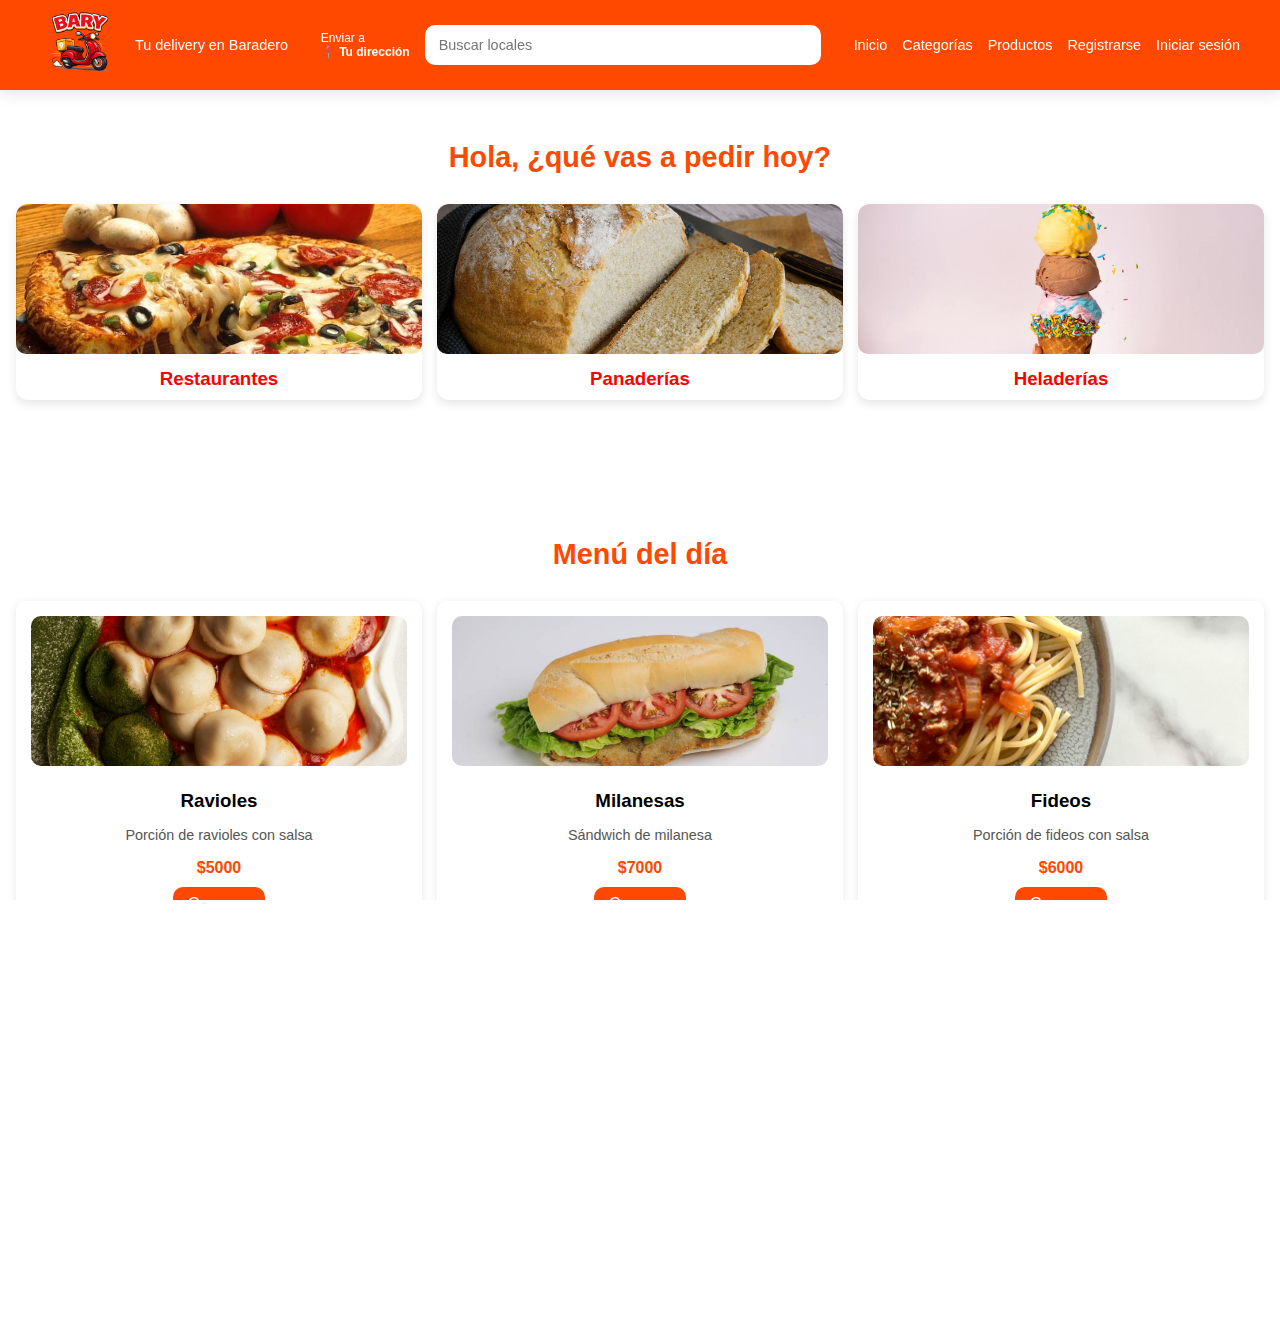
<file: index.html>
<!DOCTYPE html>
<html lang="es">

<head>
    <meta charset="UTF-8">
    <meta name="viewport" content="width=device-width, initial-scale=1.0">
    <title>Bary | Tu delivery - Lo que busques lo encontrás</title>

    <link rel="canonical" href="https://barycompleto.vercel.app/">

    <link href="https://cdn.jsdelivr.net/npm/bootstrap@5.3.8/dist/css/bootstrap.min.css" rel="stylesheet"
        integrity="sha384-sRIl4kxILFvY47J16cr9ZwB07vP4J8+LH7qKQnuqkuIAvNWLzeN8tE5YBujZqJLB" crossorigin="anonymous">

    <link rel="stylesheet" href="./css/style.css">

    <meta name="author" content="Elias Alen Obregon">

    <meta name="description"
        content="Descubrí los mejores productos en Bary. Ofertas, calidad y variedad en un solo lugar. Encontrá lo que necesitás de forma rápida y segura.">

    <meta name="keywords" content="productos, ofertas, tienda online, Bary, compras, descuentos">

    <meta name="robots" content="index, follow">

    <meta property="og:type" content="website">
    <meta property="og:site_name" content="Bary">
    <meta property="og:title" content="Productos | Bary - Lo que busques lo encontrás">
    <meta property="og:description"
        content="Descubrí los mejores productos en Bary. Ofertas, calidad y variedad en un solo lugar. Encontrá lo que necesitás de forma rápida y segura.">
    <meta property="og:url" content="https://barycompleto.vercel.app/">
    <meta property="og:image" content="https://barycompleto.vercel.app/img/opgraph.png">
    <meta property="og:locale" content="es_AR">

</head>

<body>

    <header class="encabezado">

        <div class="encabezado__contenedor">

            <input type="checkbox" class="encabezado__checkbox" id="menu-toggle">

            <div class="encabezado__izquierda">

                <label for="menu-toggle" class="encabezado__toggle">
                    <span></span>
                    <span></span>
                    <span></span>
                </label>

                <div class="encabezado__marca">
                    <a href="./index.html" class="encabezado__logo">
                        <img src="./img/moto-roja.png" alt="Logo Bary" title="Logo de Bary">
                    </a>
                    <p class="encabezado__eslogan">
                        Tu delivery en Baradero
                    </p>
                </div>

            </div>

            <div class="encabezado__busqueda">
                <div class="encabezado__ubicacion">
                    <span class="ubicacion__titulo">Enviar a</span>
                    <span class="ubicacion__direccion">
                        📍 Tu dirección
                    </span>
                </div>

                <input type="text" class="encabezado__input" placeholder="Buscar locales">
            </div>

            <nav class="encabezado__nav" aria-label="Navegación principal">
                <ul class="encabezado__lista">
                    <li class="encabezado__item"><a href="./index.html" title="Inicio Bary" class="encabezado__enlace">Inicio</a></li>
                    <li class="encabezado__item"><a href="./pages/categorias.html" title="Categorías de productos"
                            class="encabezado__enlace">Categorías</a></li>
                    <li class="encabezado__item"><a href="./pages/producto.html"  title="Productos"
                            class="encabezado__enlace">Productos</a></li>
                    <li class="encabezado__item"><a href="./pages/registrarse.html" title="Registrarse en Bary"
                            class="encabezado__enlace">Registrarse</a></li>
                    <li class="encabezado__item"><a href="./pages/iniciosesion.html" title="Iniciar sesión" class="encabezado__enlace">Iniciar
                            sesión</a></li>
                </ul>
            </nav>

        </div>

    </header>


    <main class="principal">


        <section class="articulos">
            <h1 class="titulo-seccion">Hola, ¿qué vas a pedir hoy?</h1>

            <div class="articulos-lista">
                <article class="articulo">
                    <img src="./img/pizza_casera.jpg" alt="Restaurantes" title="Restaurantes en Bary" class="articulo-imagen">
                    <h3 class="articulo-titulo">Restaurantes</h3>
                </article>

                <article class="articulo">
                    <img src="./img/pan-casero.jpg" alt="Panaderías" title="Panaderías en Bary" class="articulo-imagen">
                    <h3 class="articulo-titulo">Panaderías</h3>
                </article>

                <article class="articulo">
                    <img src="./img/helados.jpg" alt="Heladerías" title="Heladerías en Bary" class="articulo-imagen">
                    <h3 class="articulo-titulo">Heladerías</h3>
                </article>
            </div>
        </section>


        <section class="menu-dia">
            <h2 class="titulo-seccion">Menú del día</h2>

            <div class="menu-lista">
                <article class="producto">
                    <img src="./img/ravioles.jpg" alt="Ravioles con salsa" title="Ravioles con salsa" class="producto-imagen">
                    <h3 class="producto-nombre">Ravioles</h3>
                    <p class="producto-descripcion">Porción de ravioles con salsa</p>
                    <p class="producto-precio">$5000</p>
                    <a href="#" class="producto-boton">Comprar</a>
                </article>

                <article class="producto">
                    <img src="./img/milanesa.jpg" alt="Milanesa" title="Milanesa deliciosa" class="producto-imagen">
                    <h3 class="producto-nombre">Milanesas</h3>
                    <p class="producto-descripcion">Sándwich de milanesa</p>
                    <p class="producto-precio">$7000</p>
                    <a href="#" class="producto-boton">Comprar</a>
                </article>

                <article class="producto">
                    <img src="./img/fideos.jpg" alt="Fideos" title="Fideos caseros" class="producto-imagen">
                    <h3 class="producto-nombre">Fideos</h3>
                    <p class="producto-descripcion">Porción de fideos con salsa</p>
                    <p class="producto-precio">$6000</p>
                    <a href="#" class="producto-boton">Comprar</a>
                </article>
            </div>
        </section>

    </main>

    <footer class="footer">

        <div class="footer__container">

            <div class="footer__brand">
                <img src="./img/moto-roja.png" alt="Logo Bary" class="footer__logo">
                <p class="footer__description">
                    Bary - Tu delivery en Baradero.
                    Lo que busques, lo encontrás.
                </p>
            </div>

            <div class="footer__section">
                <h4 class="footer__title">Información</h4>
                <ul class="footer__list">
                    <li>📍 Baradero, Buenos Aires</li>
                    <li>🕒 Lun a Dom 9:00 - 23:00</li>
                    <li>🚚 Envíos rápidos en tu zona</li>
                    <li>💳 Aceptamos efectivo y transferencias</li>
                </ul>
            </div>

            <div class="footer__section">
                <h4 class="footer__title">Atención al cliente</h4>
                <ul class="footer__list">
                    <li>📞 +54 9 3329 000000</li>
                    <li>💬 WhatsApp</li>
                    <li>📧 contacto@bary.com</li>
                </ul>
            </div>

            <div class="footer__section">
                <h4 class="footer__title">Seguinos</h4>
                <ul class="footer__social">
                    <li><a href="#" class="footer__social-link">Instagram</a></li>
                    <li><a href="#" class="footer__social-link">Facebook</a></li>
                    <li><a href="#" class="footer__social-link">TikTok</a></li>
                </ul>
            </div>

        </div>

        <div class="footer__bottom">
            <p>© 2026 Bary. Todos los derechos reservados.</p>
            <div class="footer__legal">
                <a href="#" class="footer__legal-link">Términos y condiciones</a>
                <a href="#" class="footer__legal-link">Política de privacidad</a>
            </div>
        </div>

    </footer>
    <script src="https://cdn.jsdelivr.net/npm/bootstrap@5.3.8/dist/js/bootstrap.bundle.min.js"
        integrity="sha384-FKyoEForCGlyvwx9Hj09JcYn3nv7wiPVlz7YYwJrWVcXK/BmnVDxM+D2scQbITxI"
        crossorigin="anonymous"></script>
</body>

</html>
</file>
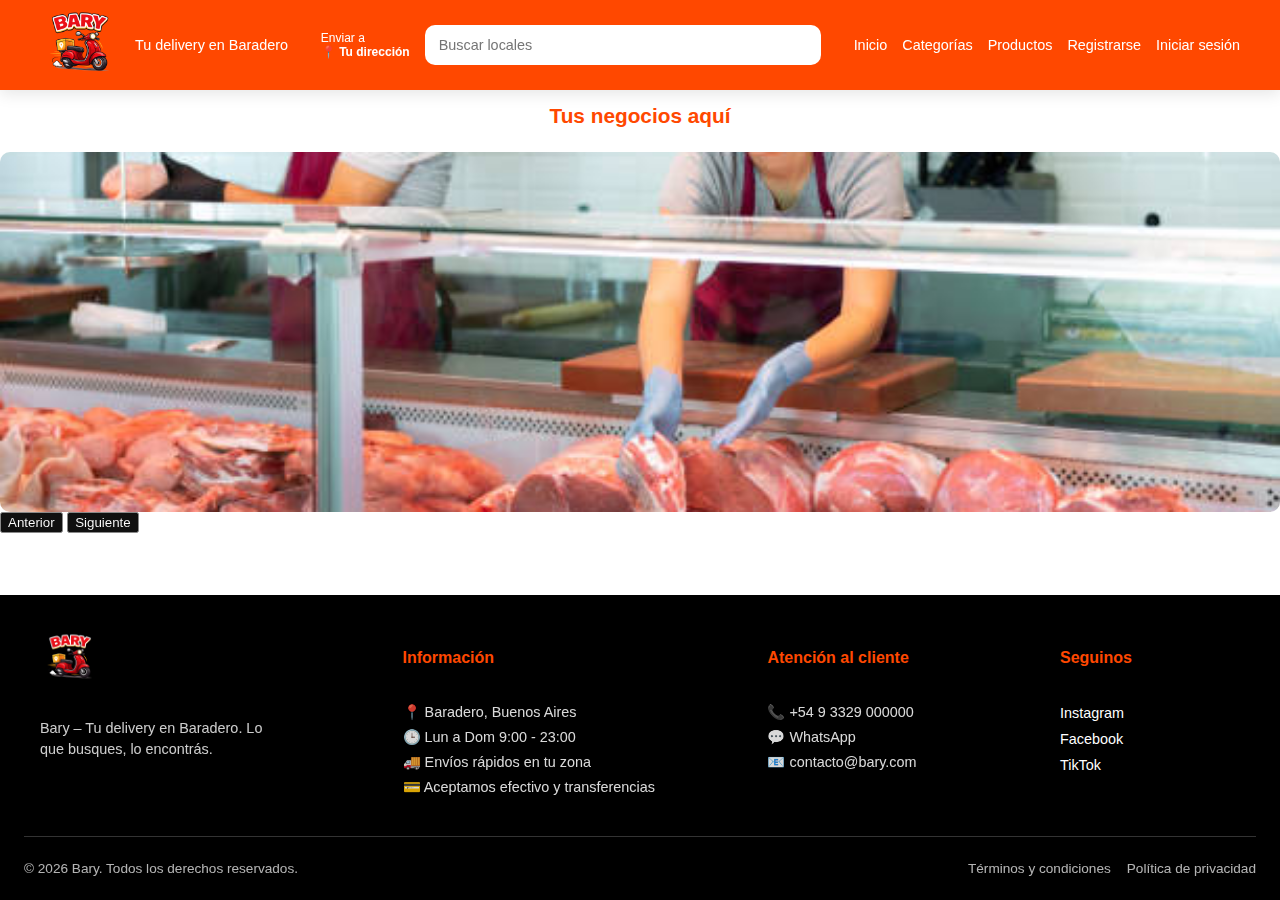
<file: pages/categorias.html>
<!DOCTYPE html>
<html lang="es">

<head>
    <meta charset="UTF-8">
    <meta name="viewport" content="width=device-width, initial-scale=1.0">
    <title>Categorias | Bary - Lo que busques lo encontrás</title>

    <link rel="canonical" href="https://barycompleto.vercel.app/">

    <link href="https://cdn.jsdelivr.net/npm/bootstrap@5.3.8/dist/css/bootstrap.min.css" rel="stylesheet"
        integrity="sha384-sRIl4kxILFvY47J16cr9ZwB07vP4J8+LH7qKQnuqkuIAvNWLzeN8tE5YBujZqJLB" crossorigin="anonymous">
    <link rel="stylesheet" href="../css/style.css">

    <meta name="author" content="Elias Alen Obregon">
    <meta name="keywords" content="productos, ofertas, tienda online, Bary, compras, descuentos">
    <meta name="robots" content="index, follow">

    <meta name="description" content="Explorá las categorías de productos en Bary. Ofertas, variedad y calidad en un solo lugar.">

    <meta property="og:type" content="website">
    <meta property="og:site_name" content="Bary">
    <meta property="og:title" content="Categorías | Bary">
    <meta property="og:description" content="Explorá las categorías de productos en Bary. Ofertas, variedad y calidad en un solo lugar.">
    <meta property="og:url" content="https://barycompleto.vercel.app/">
    <meta property="og:image" content="https://barycompleto.vercel.app/img/opgraph.png">
    <meta property="og:locale" content="es_AR">
</head>

<body>
    <header class="encabezado">

        <div class="encabezado__contenedor">

            <input type="checkbox" class="encabezado__checkbox" id="menu-toggle">

            <div class="encabezado__izquierda">

                <label for="menu-toggle" class="encabezado__toggle">
                    <span></span>
                    <span></span>
                    <span></span>
                </label>

                <div class="encabezado__marca">
                    <a href="../index.html" class="encabezado__logo">
                        <img src="../img/moto-roja.png" alt="Logo Bary">
                    </a>
                    <p class="encabezado__eslogan">
                        Tu delivery en Baradero
                    </p>
                </div>

            </div>

            <div class="encabezado__busqueda">
                <div class="encabezado__ubicacion">
                    <span class="ubicacion__titulo">Enviar a</span>
                    <span class="ubicacion__direccion">
                        📍 Tu dirección
                    </span>
                </div>

                <input type="text" class="encabezado__input" placeholder="Buscar locales">
            </div>

            <nav class="encabezado__nav" aria-label="Navegación principal">
                <ul class="encabezado__lista">
                    <li class="encabezado__item"><a href="../index.html" class="encabezado__enlace">Inicio</a></li>
                    <li class="encabezado__item"><a href="./categorias.html"
                            class="encabezado__enlace">Categorías</a></li>
                    <li class="encabezado__item"><a href="../pages/producto.html"
                            class="encabezado__enlace">Productos</a></li>
                    <li class="encabezado__item"><a href="../pages/registrarse.html"
                            class="encabezado__enlace">Registrarse</a></li>
                    <li class="encabezado__item"><a href="../pages/iniciosesion.html" class="encabezado__enlace">Iniciar
                            sesión</a></li>
                </ul>
            </nav>

        </div>

    </header>


    <main class="categorias-main">

        <section>
            <h1 class="text-center mb-4">Tus negocios aquí</h1>

            <div id="carouselCategorias" class="carousel slide" data-bs-ride="carousel">

                <div class="carousel-inner rounded">

                    <div class="carousel-item active">
                        <img src="../img/carnicerias.jpg" class="d-block w-100" alt="Carnicerías">
                        <div class="carousel-caption d-none d-md-block">
                            <h5>Carnicerías</h5>
                        </div>
                    </div>

                    <div class="carousel-item">
                        <img src="../img/helado.jpeg" class="d-block w-100" alt="Heladerías">
                        <div class="carousel-caption d-none d-md-block">
                            <h5>Heladerías</h5>
                        </div>
                    </div>

                    <div class="carousel-item">
                        <img src="../img/medialunas.jpg" class="d-block w-100" alt="Panaderías">
                        <div class="carousel-caption d-none d-md-block">
                            <h5>Panaderías</h5>
                        </div>
                    </div>

                    <div class="carousel-item">
                        <img src="../img/supermercado.jpg" class="d-block w-100" alt="Supermercados">
                        <div class="carousel-caption d-none d-md-block">
                            <h5>Supermercados</h5>
                        </div>
                    </div>

                    <div class="carousel-item">
                        <img src="../img/caramelos.jpeg" class="d-block w-100" alt="Kioscos">
                        <div class="carousel-caption d-none d-md-block">
                            <h5>Kioscos</h5>
                        </div>
                    </div>

                </div>

                <button class="carousel-control-prev" type="button" data-bs-target="#carouselCategorias"
                    data-bs-slide="prev">
                    <span class="carousel-control-prev-icon"></span>
                    <span class="visually-hidden">Anterior</span>
                </button>

                <button class="carousel-control-next" type="button" data-bs-target="#carouselCategorias"
                    data-bs-slide="next">
                    <span class="carousel-control-next-icon"></span>
                    <span class="visually-hidden">Siguiente</span>
                </button>

            </div>
        </section>

    </main>

    <footer class="footer">

        <div class="footer__container">

            <div class="footer__brand">
                <img src="../img/moto-roja.png" alt="Logo Bary" class="footer__logo">
                <p class="footer__description">
                    Bary – Tu delivery en Baradero.
                    Lo que busques, lo encontrás.
                </p>
            </div>

            <div class="footer__section">
                <h4 class="footer__title">Información</h4>
                <ul class="footer__list">
                    <li>📍 Baradero, Buenos Aires</li>
                    <li>🕒 Lun a Dom 9:00 - 23:00</li>
                    <li>🚚 Envíos rápidos en tu zona</li>
                    <li>💳 Aceptamos efectivo y transferencias</li>
                </ul>
            </div>

            <div class="footer__section">
                <h4 class="footer__title">Atención al cliente</h4>
                <ul class="footer__list">
                    <li>📞 +54 9 3329 000000</li>
                    <li>💬 WhatsApp</li>
                    <li>📧 contacto@bary.com</li>
                </ul>
            </div>

            <div class="footer__section">
                <h4 class="footer__title">Seguinos</h4>
                <ul class="footer__social">
                    <li><a href="#" class="footer__social-link">Instagram</a></li>
                    <li><a href="#" class="footer__social-link">Facebook</a></li>
                    <li><a href="#" class="footer__social-link">TikTok</a></li>
                </ul>
            </div>

        </div>

        <div class="footer__bottom">
            <p>© 2026 Bary. Todos los derechos reservados.</p>
            <div class="footer__legal">
                <a href="#" class="footer__legal-link">Términos y condiciones</a>
                <a href="#" class="footer__legal-link">Política de privacidad</a>
            </div>
        </div>

    </footer>
    <script src="https://cdn.jsdelivr.net/npm/bootstrap@5.3.8/dist/js/bootstrap.bundle.min.js"
        integrity="sha384-FKyoEForCGlyvwx9Hj09JcYn3nv7wiPVlz7YYwJrWVcXK/BmnVDxM+D2scQbITxI"
        crossorigin="anonymous"></script>
</body>

</html>
</file>
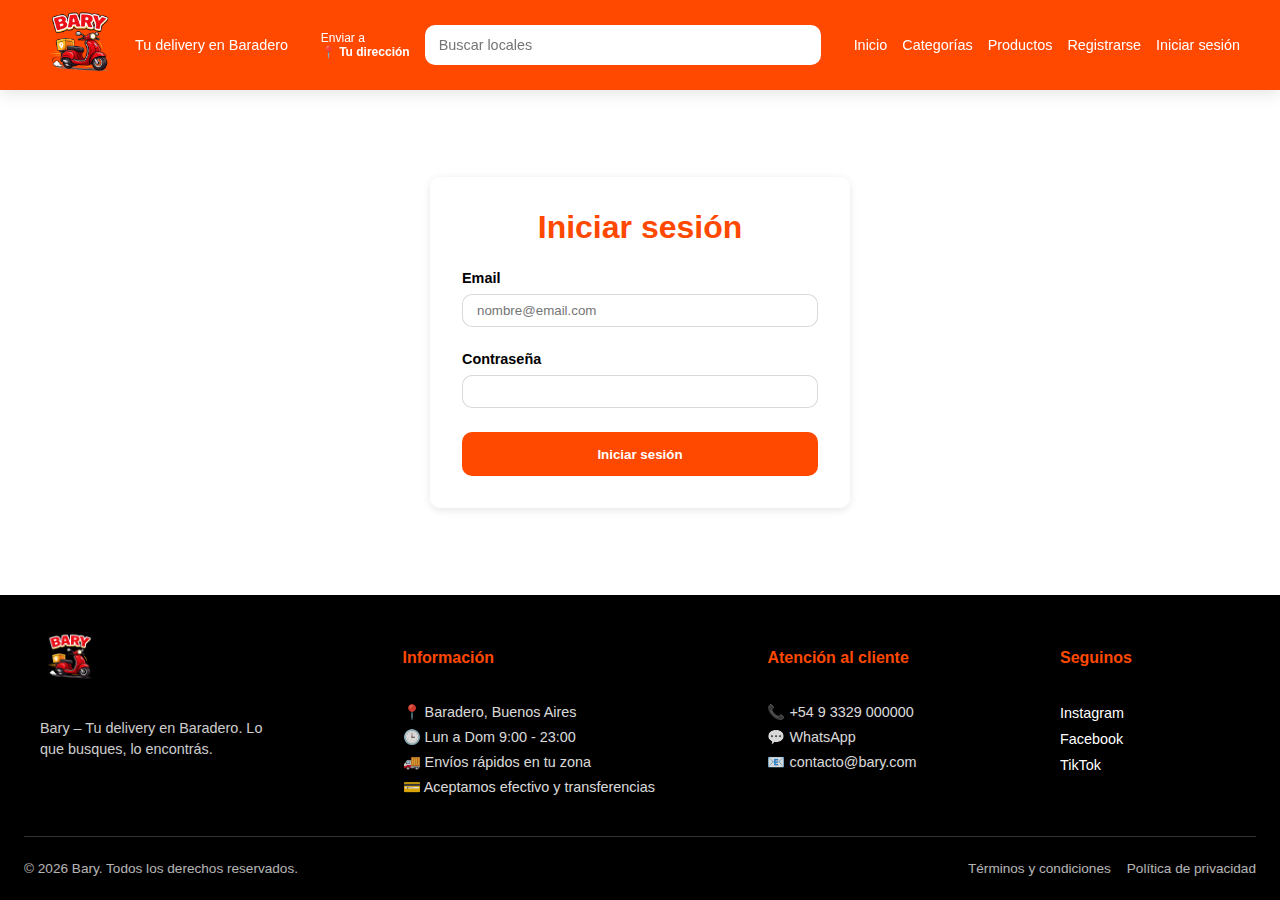
<file: pages/iniciosesion.html>
<!DOCTYPE html>
<html lang="es">

<head>
    <meta charset="UTF-8">
    <meta name="viewport" content="width=device-width, initial-scale=1.0">
    <title>Inicio | Bary - Lo que busques lo encontrás</title>

    <link rel="canonical" href="https://barycompleto.vercel.app/">


    <link href="https://cdn.jsdelivr.net/npm/bootstrap@5.3.8/dist/css/bootstrap.min.css" rel="stylesheet"
        integrity="sha384-sRIl4kxILFvY47J16cr9ZwB07vP4J8+LH7qKQnuqkuIAvNWLzeN8tE5YBujZqJLB" crossorigin="anonymous">
    <link rel="stylesheet" href="../css/style.css">

    <meta name="author" content="Elias Alen Obregon">
    <meta name="keywords" content="productos, ofertas, tienda online, Bary, compras, descuentos">
    <meta name="robots" content="index, follow">

    <meta name="description"
        content="Inicia sesión en Bary para acceder a tu cuenta, ver tus pedidos y disfrutar de todas nuestras ofertas y productos.">

    <meta property="og:type" content="website">
    <meta property="og:site_name" content="Bary">
    <meta property="og:title" content="Inicio de sesión | Bary">
    <meta property="og:description"
        content="Inicia sesión en Bary para acceder a tu cuenta, ver tus pedidos y disfrutar de todas nuestras ofertas y productos.">
    <meta property="og:url" content="https://barycompleto.vercel.app/">
    <meta property="og:image" content="https://barycompleto.vercel.app/img/opgraph.png">
    <meta property="og:locale" content="es_AR">
</head>

<body>
    <header class="encabezado">

        <div class="encabezado__contenedor">

            <input type="checkbox" class="encabezado__checkbox" id="menu-toggle">

            <div class="encabezado__izquierda">

                <label for="menu-toggle" class="encabezado__toggle">
                    <span></span>
                    <span></span>
                    <span></span>
                </label>

                <div class="encabezado__marca">
                    <a href="../index.html" class="encabezado__logo">
                        <img src="../img/moto-roja.png" alt="Logo Bary">
                    </a>
                    <p class="encabezado__eslogan">
                        Tu delivery en Baradero
                    </p>
                </div>

            </div>

            <div class="encabezado__busqueda">
                <div class="encabezado__ubicacion">
                    <span class="ubicacion__titulo">Enviar a</span>
                    <span class="ubicacion__direccion">
                        📍 Tu dirección
                    </span>
                </div>

                <input type="text" class="encabezado__input" placeholder="Buscar locales">
            </div>

            <nav class="encabezado__nav" aria-label="Navegación principal">
                <ul class="encabezado__lista">
                    <li class="encabezado__item"><a href="../index.html" class="encabezado__enlace">Inicio</a></li>
                    <li class="encabezado__item"><a href="../pages/categorias.html"
                            class="encabezado__enlace">Categorías</a></li>
                    <li class="encabezado__item"><a href="../pages/producto.html"
                            class="encabezado__enlace">Productos</a></li>
                    <li class="encabezado__item"><a href="../pages/registrarse.html"
                            class="encabezado__enlace">Registrarse</a></li>
                    <li class="encabezado__item"><a href="./iniciosesion.html" class="encabezado__enlace">Iniciar
                            sesión</a></li>
                </ul>
            </nav>

        </div>

    </header>


    <main class="login">
        <div class="login__container">
            <form class="login__form">

                <h1 class="login__title">Iniciar sesión</h1>

                <div class="login__field">
                    <label for="email_login" class="login__label">Email</label>
                    <input type="email" id="email_login" class="login__input" placeholder="nombre@email.com" required>
                </div>

                <div class="login__field">
                    <label for="pass_login" class="login__label">Contraseña</label>
                    <input type="password" id="pass_login" class="login__input" required>
                </div>

                <button type="submit" class="login__button">
                    Iniciar sesión
                </button>

            </form>
        </div>
    </main>


    <footer class="footer">

        <div class="footer__container">

            <div class="footer__brand">
                <img src="../img/moto-roja.png" alt="Logo Bary" class="footer__logo">
                <p class="footer__description">
                    Bary – Tu delivery en Baradero.
                    Lo que busques, lo encontrás.
                </p>
            </div>

            <div class="footer__section">
                <h4 class="footer__title">Información</h4>
                <ul class="footer__list">
                    <li>📍 Baradero, Buenos Aires</li>
                    <li>🕒 Lun a Dom 9:00 - 23:00</li>
                    <li>🚚 Envíos rápidos en tu zona</li>
                    <li>💳 Aceptamos efectivo y transferencias</li>
                </ul>
            </div>

            <div class="footer__section">
                <h4 class="footer__title">Atención al cliente</h4>
                <ul class="footer__list">
                    <li>📞 +54 9 3329 000000</li>
                    <li>💬 WhatsApp</li>
                    <li>📧 contacto@bary.com</li>
                </ul>
            </div>

            <div class="footer__section">
                <h4 class="footer__title">Seguinos</h4>
                <ul class="footer__social">
                    <li><a href="#" class="footer__social-link">Instagram</a></li>
                    <li><a href="#" class="footer__social-link">Facebook</a></li>
                    <li><a href="#" class="footer__social-link">TikTok</a></li>
                </ul>
            </div>

        </div>

        <div class="footer__bottom">
            <p>© 2026 Bary. Todos los derechos reservados.</p>
            <div class="footer__legal">
                <a href="#" class="footer__legal-link">Términos y condiciones</a>
                <a href="#" class="footer__legal-link">Política de privacidad</a>
            </div>
        </div>

    </footer>


    <script src="https://cdn.jsdelivr.net/npm/bootstrap@5.3.8/dist/js/bootstrap.bundle.min.js"
        integrity="sha384-FKyoEForCGlyvwx9Hj09JcYn3nv7wiPVlz7YYwJrWVcXK/BmnVDxM+D2scQbITxI"
        crossorigin="anonymous"></script>
</body>

</html>
</file>
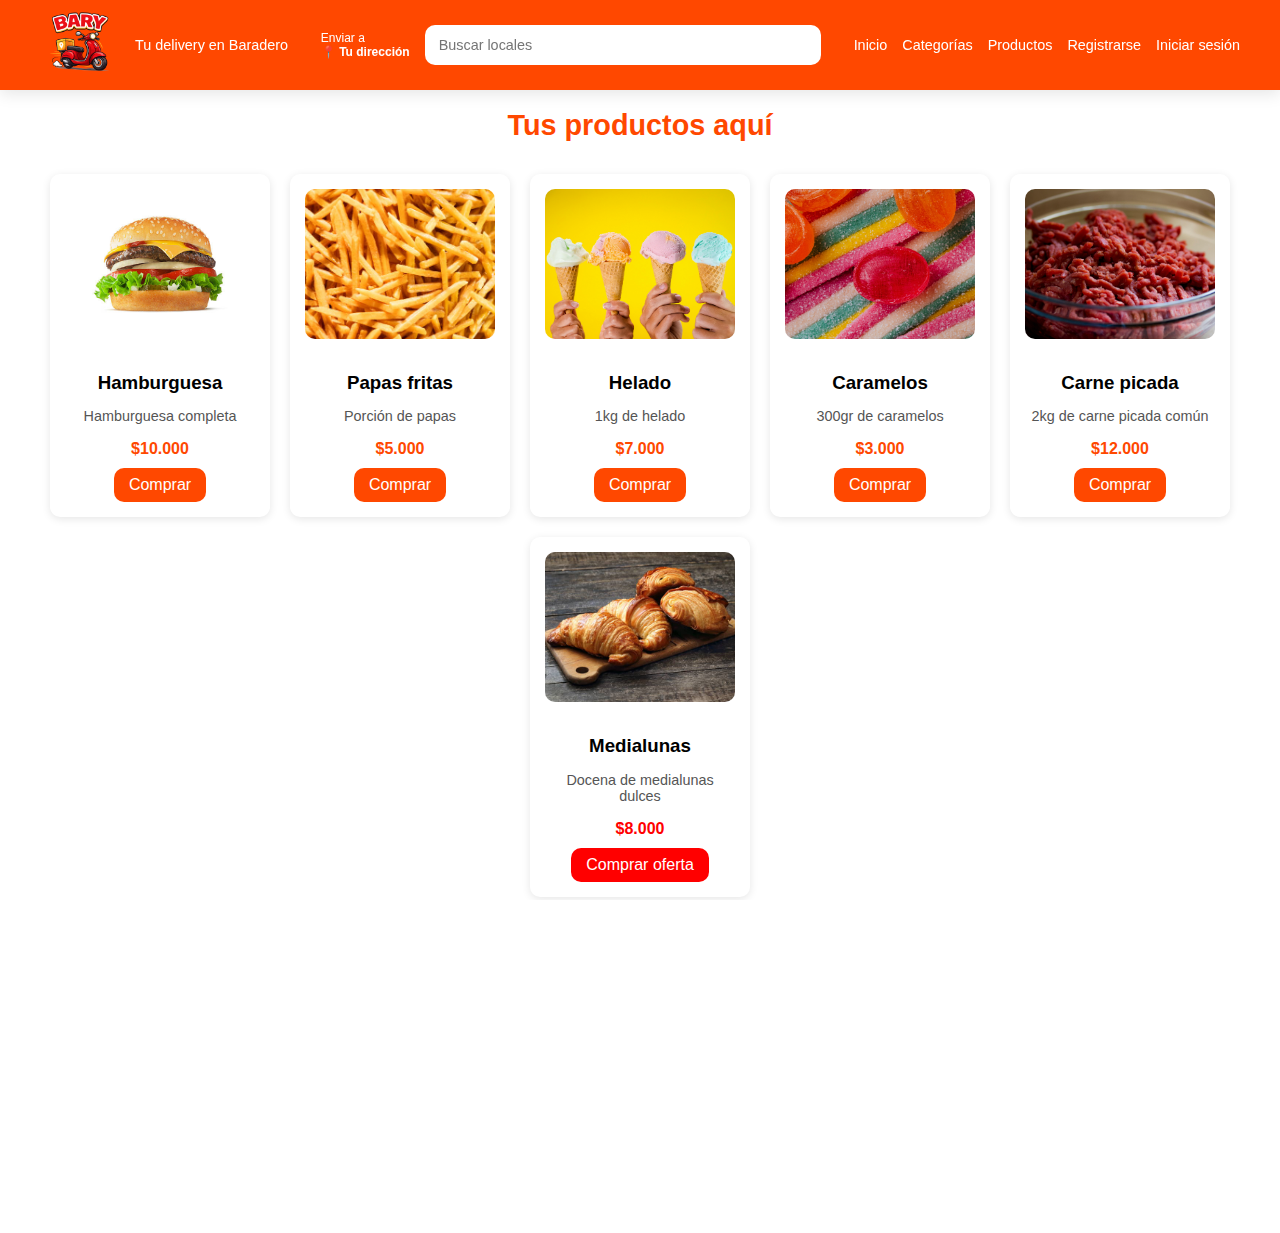
<file: pages/producto.html>
<!DOCTYPE html>
<html lang="es">

<head>
    <meta charset="UTF-8">
    <meta name="viewport" content="width=device-width, initial-scale=1.0">
    <title>Productos | Bary - Lo que busques lo encontrás</title>

    <link rel="canonical" href="https://barycompleto.vercel.app/">

    <link href="https://cdn.jsdelivr.net/npm/bootstrap@5.3.8/dist/css/bootstrap.min.css" rel="stylesheet"
        integrity="sha384-sRIl4kxILFvY47J16cr9ZwB07vP4J8+LH7qKQnuqkuIAvNWLzeN8tE5YBujZqJLB" crossorigin="anonymous">
    <link rel="stylesheet" href="../css/style.css">

    <meta name="author" content="Elias Alen Obregon">
    <meta name="keywords" content="productos, ofertas, tienda online, Bary, compras, descuentos">
    <meta name="robots" content="index, follow">

    <meta name="description" content="Descubrí todos los productos de Bary. Ofertas, calidad y variedad en un solo lugar. Encontrá lo que necesitás de forma rápida y segura.">

    <meta property="og:type" content="website">
    <meta property="og:site_name" content="Bary">
    <meta property="og:title" content="Productos | Bary">
    <meta property="og:description" content="Descubrí todos los productos de Bary. Ofertas, calidad y variedad en un solo lugar. Encontrá lo que necesitás de forma rápida y segura.">
    <meta property="og:url" content="https://barycompleto.vercel.app/">
    <meta property="og:image" content="https://barycompleto.vercel.app/img/opgraph.png">
    <meta property="og:locale" content="es_AR">
</head>

<body>
    <header class="encabezado">

        <div class="encabezado__contenedor">

            <input type="checkbox" class="encabezado__checkbox" id="menu-toggle">

            <div class="encabezado__izquierda">

                <label for="menu-toggle" class="encabezado__toggle">
                    <span></span>
                    <span></span>
                    <span></span>
                </label>

                <div class="encabezado__marca">
                    <a href="../index.html" class="encabezado__logo">
                        <img src="../img/moto-roja.png" alt="Logo Bary">
                    </a>
                    <p class="encabezado__eslogan">
                        Tu delivery en Baradero
                    </p>
                </div>

            </div>

            <div class="encabezado__busqueda">
                <div class="encabezado__ubicacion">
                    <span class="ubicacion__titulo">Enviar a</span>
                    <span class="ubicacion__direccion">
                        📍 Tu dirección
                    </span>
                </div>

                <input type="text" class="encabezado__input" placeholder="Buscar locales">
            </div>

            <nav class="encabezado__nav" aria-label="Navegación principal">
                <ul class="encabezado__lista">
                    <li class="encabezado__item"><a href="../index.html" class="encabezado__enlace">Inicio</a></li>
                    <li class="encabezado__item"><a href="../pages/categorias.html"
                            class="encabezado__enlace">Categorías</a></li>
                    <li class="encabezado__item"><a href="./producto.html" class="encabezado__enlace">Productos</a></li>
                    <li class="encabezado__item"><a href="../pages/registrarse.html"
                            class="encabezado__enlace">Registrarse</a></li>
                    <li class="encabezado__item"><a href="../pages/iniciosesion.html" class="encabezado__enlace">Iniciar
                            sesión</a></li>
                </ul>
            </nav>

        </div>

    </header>


    <main class="productos-main">

        <h1 class="titulo-seccion">Tus productos aquí</h1>

        <section class="productos-lista">

            <article class="producto">
                <img src="../img/hambuerguesa.jpg" alt="Hamburguesa" class="producto-imagen">
                <h3 class="producto-nombre">Hamburguesa</h3>
                <p class="producto-descripcion">Hamburguesa completa</p>
                <p class="producto-precio">$10.000</p>
                <a href="#" class="producto-boton">Comprar</a>
            </article>

            <article class="producto">
                <img src="../img/papasfritas.jpg" alt="Papas fritas" class="producto-imagen">
                <h3 class="producto-nombre">Papas fritas</h3>
                <p class="producto-descripcion">Porción de papas</p>
                <p class="producto-precio">$5.000</p>
                <a href="#" class="producto-boton">Comprar</a>
            </article>

            <article class="producto">
                <img src="../img/helado.jpeg" alt="Helado" class="producto-imagen">
                <h3 class="producto-nombre">Helado</h3>
                <p class="producto-descripcion">1kg de helado</p>
                <p class="producto-precio">$7.000</p>
                <a href="#" class="producto-boton">Comprar</a>
            </article>

            <article class="producto">
                <img src="../img/caramelos.jpeg" alt="Caramelos" class="producto-imagen">
                <h3 class="producto-nombre">Caramelos</h3>
                <p class="producto-descripcion">300gr de caramelos</p>
                <p class="producto-precio">$3.000</p>
                <a href="#" class="producto-boton">Comprar</a>
            </article>

            <article class="producto">
                <img src="../img/carnepicada.jpeg" alt="Carne picada" class="producto-imagen">
                <h3 class="producto-nombre">Carne picada</h3>
                <p class="producto-descripcion">2kg de carne picada común</p>
                <p class="producto-precio">$12.000</p>
                <a href="#" class="producto-boton">Comprar</a>
            </article>

            <article class="producto">
                <img src="../img/medialunas.jpg" alt="Medialunas" class="producto-imagen">
                <h3 class="producto-nombre">Medialunas</h3>
                <p class="producto-descripcion">Docena de medialunas dulces</p>
                <p class="producto-precio producto-precio-oferta">$8.000</p>
                <a href="#" class="producto-boton producto-boton-oferta">Comprar oferta</a>
            </article>

        </section>

    </main>

    <footer class="footer">

        <div class="footer__container">

            <!-- Marca -->
            <div class="footer__brand">
                <img src="../img/moto-roja.png" alt="Logo Bary" class="footer__logo">
                <p class="footer__description">
                    Bary – Tu delivery en Baradero.
                    Lo que busques, lo encontrás.
                </p>
            </div>

            <!-- Información -->
            <div class="footer__section">
                <h4 class="footer__title">Información</h4>
                <ul class="footer__list">
                    <li>📍 Baradero, Buenos Aires</li>
                    <li>🕒 Lun a Dom 9:00 - 23:00</li>
                    <li>🚚 Envíos rápidos en tu zona</li>
                    <li>💳 Aceptamos efectivo y transferencias</li>
                </ul>
            </div>

            <!-- Atención al cliente -->
            <div class="footer__section">
                <h4 class="footer__title">Atención al cliente</h4>
                <ul class="footer__list">
                    <li>📞 +54 9 3329 000000</li>
                    <li>💬 WhatsApp</li>
                    <li>📧 contacto@bary.com</li>
                </ul>
            </div>

            <!-- Redes sociales -->
            <div class="footer__section">
                <h4 class="footer__title">Seguinos</h4>
                <ul class="footer__social">
                    <li><a href="#" class="footer__social-link">Instagram</a></li>
                    <li><a href="#" class="footer__social-link">Facebook</a></li>
                    <li><a href="#" class="footer__social-link">TikTok</a></li>
                </ul>
            </div>

        </div>

        <div class="footer__bottom">
            <p>© 2026 Bary. Todos los derechos reservados.</p>
            <div class="footer__legal">
                <a href="#" class="footer__legal-link">Términos y condiciones</a>
                <a href="#" class="footer__legal-link">Política de privacidad</a>
            </div>
        </div>

    </footer>
    <script src="https://cdn.jsdelivr.net/npm/bootstrap@5.3.8/dist/js/bootstrap.bundle.min.js"
        integrity="sha384-FKyoEForCGlyvwx9Hj09JcYn3nv7wiPVlz7YYwJrWVcXK/BmnVDxM+D2scQbITxI"
        crossorigin="anonymous"></script>
</body>

</html>
</file>
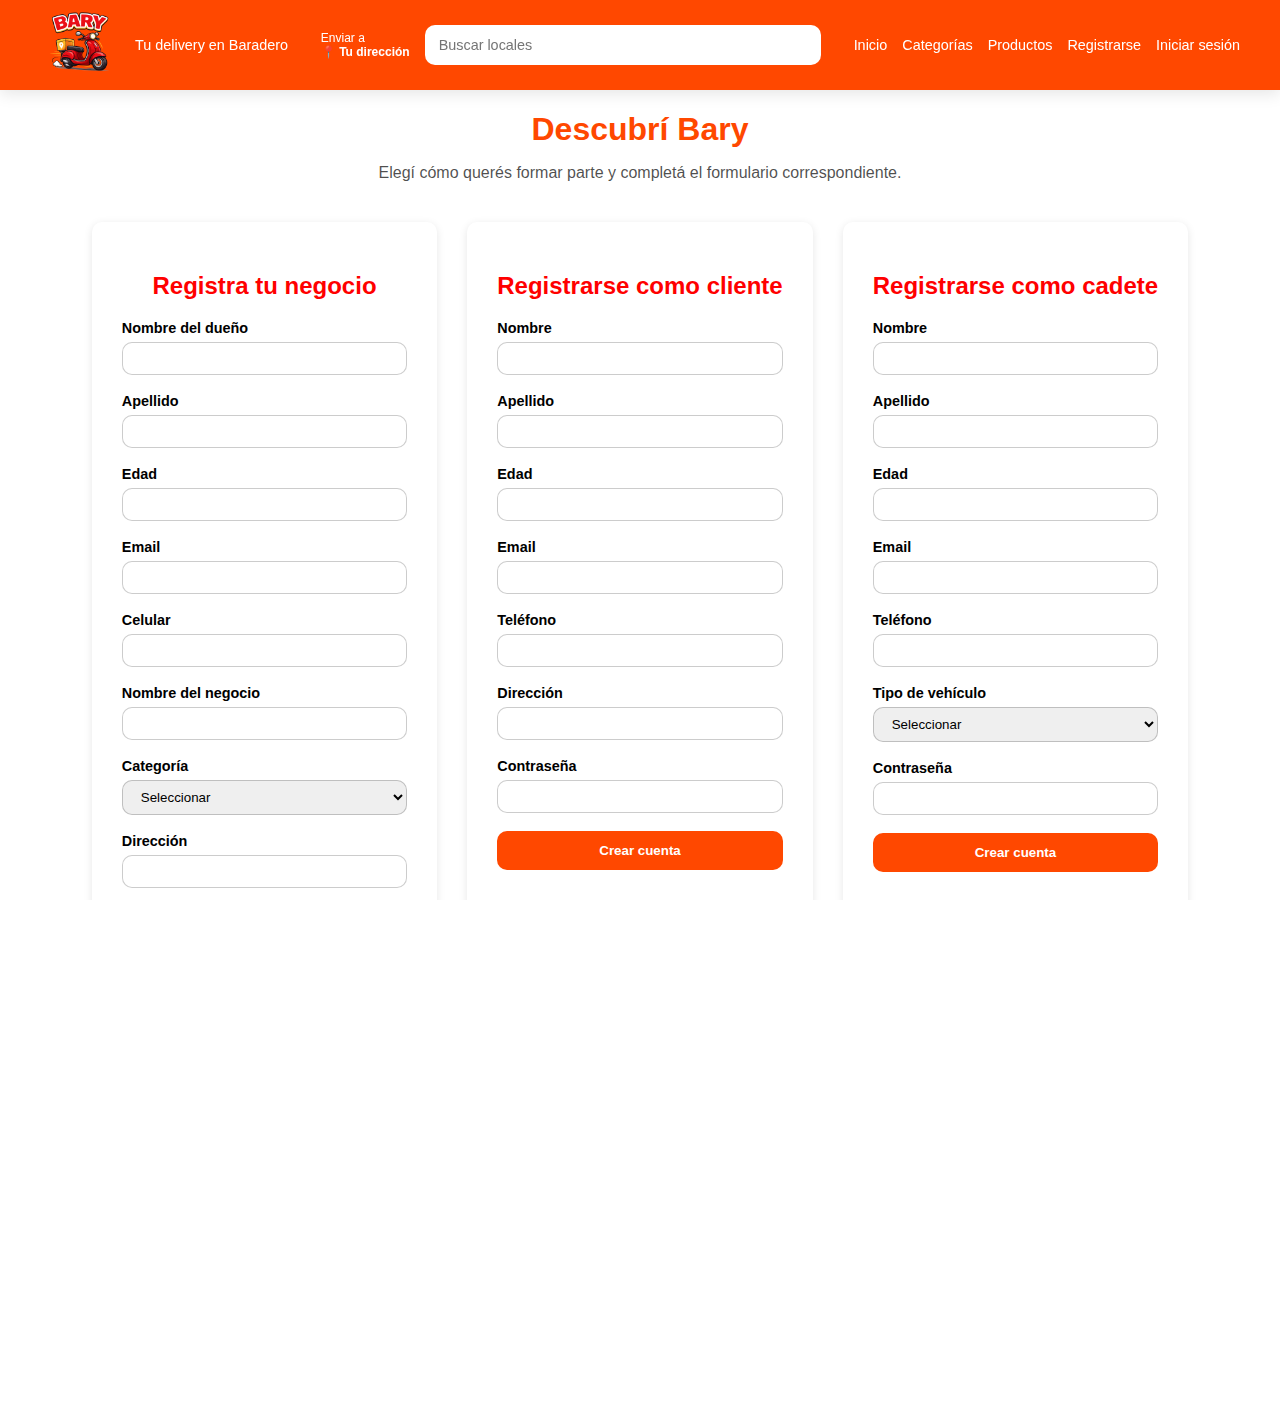
<file: pages/registrarse.html>
<!DOCTYPE html>
<html lang="es">

<head>
    <meta charset="UTF-8">
    <meta name="viewport" content="width=device-width, initial-scale=1.0">
    <title>Registrarse en Bary | Crear cuenta como negocio, cliente o cadete</title>

    <link rel="canonical" href="https://barycompleto.vercel.app/">

    <link href="https://cdn.jsdelivr.net/npm/bootstrap@5.3.8/dist/css/bootstrap.min.css" rel="stylesheet"
        integrity="sha384-sRIl4kxILFvY47J16cr9ZwB07vP4J8+LH7qKQnuqkuIAvNWLzeN8tE5YBujZqJLB" crossorigin="anonymous">
    <link rel="stylesheet" href="../css/style.css">

    <meta name="author" content="Elias Alen Obregon">
    <meta name="keywords" content="productos, ofertas, tienda online, Bary, compras, descuentos">
    <meta name="robots" content="index, follow">

    <meta name="description"
        content="Crea tu cuenta en Bary para acceder a todos nuestros productos, ofertas y novedades de forma rápida y segura.">

    <meta property="og:type" content="website">
    <meta property="og:site_name" content="Bary">
    <meta property="og:title" content="Registrarse | Bary">
    <meta property="og:description"
        content="Crea tu cuenta en Bary para acceder a todos nuestros productos, ofertas y novedades de forma rápida y segura.">
    <meta property="og:url" content="https://barycompleto.vercel.app/">
    <meta property="og:image" content="https://barycompleto.vercel.app/img/opgraph.png">
    <meta property="og:image:alt" content="Bary - Plataforma de delivery en Baradero">
    <meta property="og:locale" content="es_AR">
</head>

<body>
    <header class="encabezado">

        <div class="encabezado__contenedor">

            <input type="checkbox" class="encabezado__checkbox" id="menu-toggle">

            <div class="encabezado__izquierda">

                <label for="menu-toggle" class="encabezado__toggle">
                    <span></span>
                    <span></span>
                    <span></span>
                </label>

                <div class="encabezado__marca">
                    <a href="../index.html" class="encabezado__logo">
                        <img src="../img/moto-roja.png" alt="Logo Bary">
                    </a>
                    <p class="encabezado__eslogan">
                        Tu delivery en Baradero
                    </p>
                </div>

            </div>

            <div class="encabezado__busqueda">
                <div class="encabezado__ubicacion">
                    <span class="ubicacion__titulo">Enviar a</span>
                    <span class="ubicacion__direccion">
                        📍 Tu dirección
                    </span>
                </div>

                <input type="text" class="encabezado__input" placeholder="Buscar locales">
            </div>

            <nav class="encabezado__nav" aria-label="Navegación principal">
                <ul class="encabezado__lista">
                    <li class="encabezado__item"><a href="../index.html" class="encabezado__enlace">Inicio</a></li>
                    <li class="encabezado__item"><a href="../pages/categorias.html"
                            class="encabezado__enlace">Categorías</a></li>
                    <li class="encabezado__item"><a href="../pages/producto.html"
                            class="encabezado__enlace">Productos</a></li>
                    <li class="encabezado__item"><a href="./registrarse.html" class="encabezado__enlace">Registrarse</a>
                    </li>
                    <li class="encabezado__item"><a href="../pages/iniciosesion.html" class="encabezado__enlace">Iniciar
                            sesión</a></li>
                </ul>
            </nav>

        </div>

    </header>



    <main class="registro">

        <h1 class="registro__titulo">Descubrí Bary</h1>

        <p class="registro__descripcion">
            Elegí cómo querés formar parte y completá el formulario correspondiente.
        </p>

        <div class="registro__grid">

            <section class="registro__card">
                <h2 class="registro__card-titulo">Registra tu negocio</h2>

                <form class="formulario">

                    <div class="formulario__grupo">
                        <label for="negocio-nombre">Nombre del dueño</label>
                        <input type="text" id="negocio-nombre" name="nombre" required>
                    </div>

                    <div class="formulario__grupo">
                        <label for="negocio-apellido">Apellido</label>
                        <input type="text" id="negocio-apellido" name="apellido" required>
                    </div>

                    <div class="formulario__grupo">
                        <label for="negocio-edad">Edad</label>
                        <input type="number" id="negocio-edad" name="edad" required>
                    </div>

                    <div class="formulario__grupo">
                        <label for="negocio-email">Email</label>
                        <input type="email" id="negocio-email" name="email" required>
                    </div>

                    <div class="formulario__grupo">
                        <label for="negocio-celular">Celular</label>
                        <input type="tel" id="negocio-celular" name="celular" required>
                    </div>

                    <div class="formulario__grupo">
                        <label for="negocio-nombre-local">Nombre del negocio</label>
                        <input type="text" id="negocio-nombre-local" name="nombre_negocio" required>
                    </div>

                    <div class="formulario__grupo">
                        <label for="negocio-categoria">Categoría</label>
                        <select id="negocio-categoria" name="categoria" required>
                            <option value="">Seleccionar</option>
                            <option>Restaurante</option>
                            <option>Panadería</option>
                            <option>Heladería</option>
                        </select>
                    </div>

                    <div class="formulario__grupo">
                        <label for="negocio-direccion">Dirección</label>
                        <input type="text" id="negocio-direccion" name="direccion" required>
                    </div>

                    <div class="formulario__grupo">
                        <label for="negocio-cp">Código Postal</label>
                        <input type="text" id="negocio-cp" name="codigo_postal" required>
                    </div>

                    <div class="formulario__grupo">
                        <label for="negocio-password">Contraseña</label>
                        <input type="password" id="negocio-password" name="password" required>
                    </div>

                    <button type="submit" class="formulario__boton">
                        Crear cuenta
                    </button>

                </form>
            </section>

            <section class="registro__card">
                <h2 class="registro__card-titulo">Registrarse como cliente</h2>

                <form class="formulario">

                    <div class="formulario__grupo">
                        <label for="cliente-nombre">Nombre</label>
                        <input type="text" id="cliente-nombre" name="nombre" required>
                    </div>

                    <div class="formulario__grupo">
                        <label for="cliente-apellido">Apellido</label>
                        <input type="text" id="cliente-apellido" name="apellido" required>
                    </div>

                    <div class="formulario__grupo">
                        <label for="cliente-edad">Edad</label>
                        <input type="number" id="cliente-edad" name="edad" required>
                    </div>

                    <div class="formulario__grupo">
                        <label for="cliente-email">Email</label>
                        <input type="email" id="cliente-email" name="email" required>
                    </div>

                    <div class="formulario__grupo">
                        <label for="cliente-telefono">Teléfono</label>
                        <input type="tel" id="cliente-telefono" name="telefono" required>
                    </div>

                    <div class="formulario__grupo">
                        <label for="cliente-direccion">Dirección</label>
                        <input type="text" id="cliente-direccion" name="direccion" required>
                    </div>

                    <div class="formulario__grupo">
                        <label for="cliente-password">Contraseña</label>
                        <input type="password" id="cliente-password" name="password" required>
                    </div>

                    <button type="submit" class="formulario__boton">
                        Crear cuenta
                    </button>

                </form>
            </section>

            <section class="registro__card">
                <h2 class="registro__card-titulo">Registrarse como cadete</h2>

                <form class="formulario">

                    <div class="formulario__grupo">
                        <label for="cadete-nombre">Nombre</label>
                        <input type="text" id="cadete-nombre" name="nombre" required>
                    </div>

                    <div class="formulario__grupo">
                        <label for="cadete-apellido">Apellido</label>
                        <input type="text" id="cadete-apellido" name="apellido" required>
                    </div>

                    <div class="formulario__grupo">
                        <label for="cadete-edad">Edad</label>
                        <input type="number" id="cadete-edad" name="edad" min="18" required>
                    </div>

                    <div class="formulario__grupo">
                        <label for="cadete-email">Email</label>
                        <input type="email" id="cadete-email" name="email" required>
                    </div>

                    <div class="formulario__grupo">
                        <label for="cadete-telefono">Teléfono</label>
                        <input type="tel" id="cadete-telefono" name="telefono" required>
                    </div>

                    <div class="formulario__grupo">
                        <label for="cadete-vehiculo">Tipo de vehículo</label>
                        <select id="cadete-vehiculo" name="vehiculo" required>
                            <option value="">Seleccionar</option>
                            <option>Moto</option>
                            <option>Bicicleta</option>
                            <option>Auto</option>
                        </select>
                    </div>

                    <div class="formulario__grupo">
                        <label for="cadete-password">Contraseña</label>
                        <input type="password" id="cadete-password" name="password" required>
                    </div>

                    <button type="submit" class="formulario__boton">
                        Crear cuenta
                    </button>

                </form>
            </section>

        </div>

    </main>



    <footer class="footer">

        <div class="footer__container">

            <!-- Marca -->
            <div class="footer__brand">
                <img src="../img/moto-roja.png" alt="Logo Bary" class="footer__logo">
                <p class="footer__description">
                    Bary – Tu delivery en Baradero.
                    Lo que busques, lo encontrás.
                </p>
            </div>

            <!-- Información -->
            <div class="footer__section">
                <h4 class="footer__title">Información</h4>
                <ul class="footer__list">
                    <li>📍 Baradero, Buenos Aires</li>
                    <li>🕒 Lun a Dom 9:00 - 23:00</li>
                    <li>🚚 Envíos rápidos en tu zona</li>
                    <li>💳 Aceptamos efectivo y transferencias</li>
                </ul>
            </div>

            <!-- Atención al cliente -->
            <div class="footer__section">
                <h4 class="footer__title">Atención al cliente</h4>
                <ul class="footer__list">
                    <li>📞 +54 9 3329 000000</li>
                    <li>💬 WhatsApp</li>
                    <li>📧 contacto@bary.com</li>
                </ul>
            </div>

            <!-- Redes sociales -->
            <div class="footer__section">
                <h4 class="footer__title">Seguinos</h4>
                <ul class="footer__social">
                    <li><a href="#" class="footer__social-link">Instagram</a></li>
                    <li><a href="#" class="footer__social-link">Facebook</a></li>
                    <li><a href="#" class="footer__social-link">TikTok</a></li>
                </ul>
            </div>

        </div>

        <div class="footer__bottom">
            <p>© 2026 Bary. Todos los derechos reservados.</p>
            <div class="footer__legal">
                <a href="#" class="footer__legal-link">Términos y condiciones</a>
                <a href="#" class="footer__legal-link">Política de privacidad</a>
            </div>
        </div>

    </footer>
    <script src="https://cdn.jsdelivr.net/npm/bootstrap@5.3.8/dist/js/bootstrap.bundle.min.js"
        integrity="sha384-FKyoEForCGlyvwx9Hj09JcYn3nv7wiPVlz7YYwJrWVcXK/BmnVDxM+D2scQbITxI"
        crossorigin="anonymous"></script>
</body>

</html>
</file>
<file: css/style.css>
@charset "UTF-8";
*,
*::before,
*::after {
  box-sizing: border-box;
}

html,
body {
  width: 100%;
  overflow-x: hidden;
  height: 100%;
}

body {
  font-family: "Segoe UI", Arial, sans-serif;
  margin: 0;
  padding: 0;
  padding-top: 90px;
  min-height: 100vh;
  display: flex;
  flex-direction: column;
}

main {
  flex: 1;
}

.encabezado {
  position: fixed;
  top: 0;
  left: 0;
  width: 100%;
  height: 90px;
  padding: 15px 25px;
  background-color: #ff4800;
  box-shadow: 0 4px 15px rgba(0, 0, 0, 0.1);
  z-index: 1000;
  font-family: "Segoe UI", Arial, sans-serif;
}
.encabezado__contenedor {
  max-width: 1200px;
  height: 100%;
  margin: 0 auto;
  display: flex;
  justify-content: space-between;
  align-items: center;
  gap: 15px;
}
.encabezado__izquierda {
  display: flex;
  align-items: center;
  gap: 15px;
}
.encabezado__marca {
  display: flex;
  align-items: center;
  gap: 15px;
}
.encabezado__logo img {
  height: 80px;
  width: auto;
}
.encabezado__eslogan {
  font-size: 0.9rem;
  color: #ffffff;
  font-weight: 500;
  white-space: nowrap;
}
.encabezado__busqueda {
  flex: 1;
  max-width: 500px;
  display: flex;
  align-items: center;
  gap: 15px;
}
.encabezado__ubicacion {
  display: flex;
  flex-direction: column;
  font-size: 0.75rem;
  color: #ffffff;
}
.encabezado__ubicacion .ubicacion__direccion {
  font-weight: 600;
}
.encabezado__input {
  flex: 1;
  height: 40px;
  padding: 8px 14px;
  border-radius: 10px;
  border: none;
  outline: none;
  font-size: 0.9rem;
}
.encabezado__nav {
  display: flex;
}
.encabezado__lista {
  display: flex;
  align-items: center;
  gap: 15px;
  list-style: none;
  margin: 0;
  padding: 0;
}
.encabezado__enlace {
  color: #ffffff;
  text-decoration: none;
  font-weight: 500;
  font-size: 0.9rem;
  transition: 0.3s ease;
}
.encabezado__enlace:hover {
  color: #c50000;
}
.encabezado__toggle {
  display: none;
  flex-direction: column;
  justify-content: center;
  gap: 5px;
  background: none;
  border: none;
  cursor: pointer;
}
.encabezado__toggle span {
  width: 24px;
  height: 3px;
  background: #ffffff;
  border-radius: 2px;
  transition: 0.3s ease;
}

.encabezado__checkbox {
  display: none;
}

@media (max-width: 992px) {
  .encabezado__eslogan {
    display: none;
  }
}
@media (max-width: 768px) {
  .encabezado {
    height: 70px;
    padding: 10px 15px;
  }
  .encabezado__contenedor {
    gap: 10px;
    position: relative;
  }
  .encabezado__nav {
    position: absolute;
    top: 70px;
    left: 0;
    width: 100%;
    background: #ff4800;
    display: none;
    flex-direction: column;
    align-items: center;
    padding: 20px 0;
  }
  .encabezado__checkbox:checked ~ .encabezado__nav {
    display: flex;
  }
  .encabezado__lista {
    flex-direction: column;
    gap: 15px;
  }
  .encabezado__toggle {
    display: flex;
    gap: 5px;
    flex-direction: column;
    cursor: pointer;
  }
  .encabezado__toggle input {
    display: none;
  }
  .encabezado__toggle span {
    width: 24px;
    height: 3px;
    background: #ffffff;
    border-radius: 2px;
  }
  .encabezado__busqueda {
    flex: 1;
    max-width: 100%;
  }
  .encabezado__logo img {
    height: 60px;
  }
  .encabezado__input {
    height: 35px;
    font-size: 0.8rem;
  }
  .principal {
    padding-top: 70px;
  }
}
.principal {
  font-family: "Segoe UI", Arial, sans-serif;
}
.principal .articulos {
  margin-bottom: 50px;
}
.principal .articulos .titulo-seccion {
  text-align: center;
  font-size: 1.8rem;
  margin-bottom: 30px;
  color: #ff4800;
}
.principal .articulos .articulos-lista {
  display: flex;
  justify-content: center;
  gap: 15px;
  flex-wrap: wrap;
}
.principal .articulos .articulos-lista .articulo {
  width: 200px;
  text-align: center;
}
.principal .articulos .articulos-lista .articulo .articulo-imagen {
  width: 100%;
  height: 150px;
  object-fit: cover;
  border-radius: 10px;
  transition: transform 0.3s;
  cursor: pointer;
}
.principal .articulos .articulos-lista .articulo .articulo-imagen:hover {
  transform: scale(1.05);
}
.principal .articulos .articulos-lista .articulo .articulo-titulo {
  margin-top: 10px;
  font-weight: 600;
  color: #ff0000;
}
.principal .menu-dia {
  margin-bottom: 50px;
}
.principal .menu-dia .titulo-seccion {
  text-align: center;
  font-size: 1.8rem;
  margin-bottom: 30px;
  color: #ff4800;
}
.principal .menu-dia .menu-lista {
  display: flex;
  justify-content: center;
  gap: 15px;
  flex-wrap: wrap;
}
.principal .menu-dia .menu-lista .producto {
  width: 220px;
  background-color: #ffffff;
  border-radius: 10px;
  box-shadow: 0 2px 8px rgba(0, 0, 0, 0.1);
  text-align: center;
  padding: 15px;
  transition: transform 0.3s;
}
.principal .menu-dia .menu-lista .producto:hover {
  transform: translateY(-5px);
}
.principal .menu-dia .menu-lista .producto .producto-imagen {
  width: 100%;
  height: 150px;
  object-fit: cover;
  border-radius: 10px;
  margin-bottom: 10px;
}
.principal .menu-dia .menu-lista .producto .producto-nombre {
  font-weight: 700;
  margin-bottom: 5px;
}
.principal .menu-dia .menu-lista .producto .producto-descripcion {
  font-size: 0.9rem;
  color: #555;
  margin-bottom: 5px;
}
.principal .menu-dia .menu-lista .producto .producto-precio {
  font-weight: bold;
  color: #ff4800;
  margin-bottom: 10px;
}
.principal .menu-dia .menu-lista .producto .producto-boton {
  display: inline-block;
  padding: 8px 15px;
  border-radius: 10px;
  background-color: #ff4800;
  color: #ffffff;
  text-decoration: none;
  transition: background-color 0.3s;
}
.principal .menu-dia .menu-lista .producto .producto-boton:hover {
  background-color: #ff0000;
}

@media (max-width: 500px) {
  .categorias .categorias-lista {
    flex-direction: column;
    align-items: center;
  }
  .categorias .categorias-lista .categoria {
    max-width: 250px;
  }
  .menu-dia .menu-lista {
    flex-direction: column;
    align-items: center;
  }
  .menu-dia .menu-lista .producto {
    max-width: 300px;
  }
}
.footer {
  background-color: #000;
  color: #ffffff;
  padding: 2rem 1.5rem 1.5rem;
  font-family: "Segoe UI", Arial, sans-serif;
}

.footer__container {
  max-width: 1200px;
  margin: 0px auto;
  display: flex;
  justify-content: space-between;
  align-items: flex-start;
  gap: 1rem;
  flex-direction: row;
  flex-wrap: wrap;
}

.footer__brand {
  max-width: 250px;
  display: flex;
  gap: 1rem;
  flex-direction: column;
}
.footer__brand .footer__logo {
  width: 60px;
}
.footer__brand .footer__description {
  font-size: 0.9rem;
  line-height: 1.5;
  opacity: 0.8;
}

.footer__section {
  min-width: 180px;
  display: flex;
  gap: 1rem;
  flex-direction: column;
}

.footer__title {
  font-size: 1rem;
  font-weight: 600;
  color: #ff4800;
}

.footer__list {
  list-style: none;
  padding: 0;
  margin: 0;
  display: flex;
  gap: 0.5rem;
  flex-direction: column;
}
.footer__list li {
  font-size: 0.9rem;
  opacity: 0.85;
}

.footer__social {
  list-style: none;
  padding: 0;
  margin: 0;
  display: flex;
  gap: 0.5rem;
  flex-direction: column;
}

.footer__social-link {
  color: #ffffff;
  text-decoration: none;
  font-size: 0.9rem;
  transition: color 0.2s ease;
}
.footer__social-link:hover {
  color: #ff4800;
}

.footer__bottom {
  margin-top: 2.5rem;
  padding-top: 1.5rem;
  border-top: 1px solid rgba(255, 255, 255, 0.2);
  display: flex;
  justify-content: space-between;
  align-items: center;
  gap: 1rem;
  flex-direction: row;
  flex-wrap: wrap;
}
.footer__bottom p {
  margin: 0;
  font-size: 0.85rem;
  opacity: 0.7;
}

.footer__legal {
  display: flex;
  align-items: center;
  gap: 1rem;
}
.footer__legal .footer__legal-link {
  color: #ffffff;
  text-decoration: none;
  font-size: 0.85rem;
  opacity: 0.7;
  transition: color 0.2s ease;
}
.footer__legal .footer__legal-link:hover {
  color: #ff4800;
}

@media (max-width: 768px) {
  .footer {
    padding: 1.5rem 1rem 1rem;
  }
  .footer__container {
    display: flex;
    justify-content: center;
    align-items: center;
    gap: 1.2rem;
    flex-direction: column;
    text-align: center;
  }
  .footer__brand {
    align-items: center;
    max-width: 100%;
  }
  /* 🔥 Ocultamos sección de Información */
  .footer__section:nth-of-type(1) {
    display: none;
  }
  .footer__section:nth-of-type(3) {
    display: none;
  }
  .footer__bottom {
    margin-top: 1.2rem;
    padding-top: 1rem;
    display: flex;
    justify-content: center;
    align-items: center;
    gap: 0.5rem;
    flex-direction: column;
    text-align: center;
  }
  .footer__legal {
    display: flex;
    justify-content: center;
    align-items: center;
    gap: 0.8rem;
    flex-direction: column;
  }
}
@media (max-width: 1024px) {
  .footer__container {
    display: flex;
    justify-content: center;
    align-items: center;
    gap: 1.5rem;
    flex-direction: column;
    text-align: center;
  }
  .footer__brand {
    align-items: center;
    max-width: 100%;
  }
  .footer__section {
    align-items: center;
  }
  .footer__bottom {
    display: flex;
    justify-content: center;
    align-items: center;
    gap: 0.8rem;
    flex-direction: column;
    text-align: center;
  }
  .footer__legal {
    display: flex;
    justify-content: center;
    align-items: center;
    gap: 0.8rem;
    flex-direction: column;
  }
}
.articulos {
  padding: 2rem 1rem;
  text-align: center;
}
.articulos .titulo-seccion {
  font-size: 2rem;
  margin-bottom: 1.5rem;
}
.articulos .articulos-lista {
  display: flex;
  justify-content: center;
  gap: 1.5rem;
  flex-wrap: wrap;
}
.articulos .articulos-lista .articulo {
  flex: 1 1 220px;
  border-radius: 12px;
  overflow: hidden;
  box-shadow: 0 4px 10px rgba(0, 0, 0, 0.1);
  transition: transform 0.3s;
}
.articulos .articulos-lista .articulo:hover {
  transform: translateY(-5px);
}
.articulos .articulos-lista .articulo .articulo-imagen {
  width: 100%;
  height: 180px;
  object-fit: cover;
}
.articulos .articulos-lista .articulo .articulo-titulo {
  margin: 10px 0;
  font-weight: 600;
}

.menu-dia {
  padding: 2rem 1rem;
  text-align: center;
}
.menu-dia .titulo-seccion {
  font-size: 2rem;
  margin-bottom: 1.5rem;
}
.menu-dia .menu-lista {
  display: flex;
  justify-content: center;
  gap: 1.5rem;
  flex-wrap: wrap;
}
.menu-dia .menu-lista .producto {
  flex: 1 1 220px;
  background-color: #ffffff;
  border-radius: 12px;
  box-shadow: 0 4px 10px rgba(0, 0, 0, 0.1);
  padding: 1rem;
  transition: transform 0.3s;
}
.menu-dia .menu-lista .producto:hover {
  transform: translateY(-5px);
}
.menu-dia .menu-lista .producto .producto-imagen {
  width: 100%;
  height: 180px;
  object-fit: cover;
  border-radius: 10px;
}
.menu-dia .menu-lista .producto .producto-nombre {
  font-weight: 600;
  margin: 10px 0 5px;
}
.menu-dia .menu-lista .producto .producto-descripcion {
  font-size: 0.9rem;
  margin-bottom: 5px;
}
.menu-dia .menu-lista .producto .producto-precio {
  font-weight: bold;
  margin-bottom: 10px;
}
.menu-dia .menu-lista .producto .producto-boton {
  display: inline-block;
  padding: 8px 15px;
  background-color: #ff4800;
  color: #fff;
  border-radius: 8px;
  text-decoration: none;
  transition: background-color 0.3s;
}
.menu-dia .menu-lista .producto .producto-boton:hover {
  background-color: #c50000;
}

.categorias-main {
  padding-bottom: 2rem;
}
.categorias-main section h1 {
  text-align: center;
  margin-bottom: 1.5rem;
  color: #ff4800;
  font-family: "Segoe UI", Arial, sans-serif;
}
.categorias-main section #carouselCategorias {
  max-width: 100%;
  margin: 0 auto;
}
.categorias-main section #carouselCategorias .carousel-inner {
  border-radius: 10px;
  overflow: hidden;
  height: 360px;
}
.categorias-main section #carouselCategorias .carousel-item {
  height: 100%;
}
.categorias-main section #carouselCategorias .carousel-item img {
  width: 100%;
  height: 100%;
  display: block;
  object-fit: cover;
}
.categorias-main section #carouselCategorias .carousel-item .carousel-caption {
  background-color: rgba(0, 0, 0, 0.5);
  border-radius: 10px;
  padding: 0.5rem 1rem;
}
.categorias-main section #carouselCategorias .carousel-item .carousel-caption h5 {
  margin: 0;
  color: #ffffff;
  font-weight: 600;
}
.categorias-main section #carouselCategorias .carousel-control-prev,
.categorias-main section #carouselCategorias .carousel-control-next {
  filter: invert(1);
}
@media (max-width: 768px) {
  .categorias-main main {
    padding-top: 70px;
  }
}
.categorias-main section h1 {
  font-size: 1.3rem;
}
.categorias-main #carouselCategorias .carousel-inner {
  height: 220px;
}
.categorias-main .carousel-caption {
  font-size: 0.8rem;
  display: block !important;
}

.productos-main {
  padding-bottom: 2rem;
  font-family: "Segoe UI", Arial, sans-serif;
}
.productos-main .titulo-seccion {
  text-align: center;
  font-size: 1.8rem;
  margin-bottom: 2rem;
  color: #ff4800;
}
.productos-main .productos-lista {
  display: flex;
  justify-content: center;
  gap: 20px;
  flex-wrap: wrap;
}
.productos-main .producto {
  background-color: #ffffff;
  border-radius: 10px;
  box-shadow: 0 2px 8px rgba(0, 0, 0, 0.1);
  width: 220px;
  text-align: center;
  padding: 15px;
  transition: transform 0.3s;
}
.productos-main .producto:hover {
  transform: translateY(-5px);
}
.productos-main .producto .producto-imagen {
  width: 100%;
  height: 150px;
  object-fit: cover;
  border-radius: 10px;
  margin-bottom: 10px;
}
.productos-main .producto .producto-nombre {
  font-weight: 700;
  margin-bottom: 5px;
}
.productos-main .producto .producto-descripcion {
  font-size: 0.9rem;
  color: #555;
  margin-bottom: 5px;
}
.productos-main .producto .producto-precio {
  font-weight: bold;
  color: #ff4800;
  margin-bottom: 10px;
}
.productos-main .producto .producto-precio-oferta {
  color: #ff0000;
}
.productos-main .producto .producto-boton {
  display: inline-block;
  padding: 8px 15px;
  border-radius: 10px;
  background-color: #ff4800;
  color: #ffffff;
  text-decoration: none;
  transition: background-color 0.3s;
}
.productos-main .producto .producto-boton:hover {
  background-color: #ff0000;
}
.productos-main .producto .producto-boton-oferta {
  background-color: #ff0000;
  color: #ffffff;
}
.productos-main .producto .producto-boton-oferta:hover {
  background-color: #ff4800;
}

@media (max-width: 768px) {
  .productos-main .productos-lista {
    gap: 15px;
  }
  .productos-main .producto {
    width: 45%;
  }
}
@media (max-width: 500px) {
  .producto {
    width: 100%;
  }
}
.registro {
  max-width: 1200px;
  margin: auto;
  padding: 0 20px;
  font-family: "Segoe UI", Arial, sans-serif;
}
.registro__titulo {
  text-align: center;
  margin-bottom: 10px;
  color: #ff4800;
}
.registro__descripcion {
  text-align: center;
  margin-bottom: 40px;
  color: rgba(0, 0, 0, 0.7);
}
.registro__grid {
  display: grid;
  gap: 30px;
}
@media (min-width: 992px) {
  .registro__grid {
    grid-template-columns: repeat(3, 1fr);
  }
}
.registro__card {
  background-color: #ffffff;
  border-radius: 10px;
  box-shadow: 0 2px 8px rgba(0, 0, 0, 0.1);
  padding: 30px;
  transition: 0.3s ease;
}
.registro__card:hover {
  transform: translateY(-5px);
}
.registro__card-titulo {
  text-align: center;
  margin-bottom: 20px;
  color: #ff0000;
}

.formulario__grupo {
  margin-bottom: 18px;
}
.formulario__grupo label {
  display: block;
  margin-bottom: 6px;
  font-weight: 600;
  font-size: 0.9rem;
}
.formulario__grupo input,
.formulario__grupo select {
  width: 100%;
  padding: 8px 14px;
  border-radius: 10px;
  border: 1px solid rgba(0, 0, 0, 0.2);
  font-family: "Segoe UI", Arial, sans-serif;
  transition: 0.2s ease;
}
.formulario__grupo input:focus,
.formulario__grupo select:focus {
  outline: none;
  border-color: #ff4800;
  box-shadow: 0 0 0 3px rgba(255, 72, 0, 0.15);
}
.formulario__boton {
  width: 100%;
  padding: 12px;
  border: none;
  border-radius: 10px;
  background-color: #ff4800;
  color: #ffffff;
  font-weight: 600;
  cursor: pointer;
  transition: 0.3s ease;
}
.formulario__boton:hover {
  background-color: #c50000;
}

.login {
  padding: 2rem;
  display: flex;
  justify-content: center;
  align-items: center;
}

.login__container {
  width: 100%;
  max-width: 420px;
}

.login__form {
  padding: 2rem;
  display: flex;
  gap: 1.5rem;
  flex-direction: column;
  background-color: #ffffff;
  border-radius: 10px;
  box-shadow: 0 2px 8px rgba(0, 0, 0, 0.1);
}

.login__title {
  text-align: center;
  margin: 0;
  color: #ff4800;
}

.login__field {
  display: flex;
  gap: 0.5rem;
  flex-direction: column;
}

.login__label {
  font-size: 0.9rem;
  font-weight: 600;
  color: #000;
}

.login__input {
  padding: 8px 14px;
  border-radius: 10px;
  border: 1px solid rgba(0, 0, 0, 0.15);
  font-family: "Segoe UI", Arial, sans-serif;
  transition: all 0.2s ease;
}
.login__input:focus {
  outline: none;
  border-color: #ff4800;
  box-shadow: 0 0 0 3px rgba(255, 72, 0, 0.2);
}

.login__button {
  padding: 0.9rem;
  border-radius: 10px;
  border: none;
  background-color: #ff4800;
  color: #ffffff;
  font-weight: 600;
  cursor: pointer;
  transition: background-color 0.2s ease;
}
.login__button:hover {
  background-color: #c50000;
}

/*# sourceMappingURL=style.css.map */
</file>
